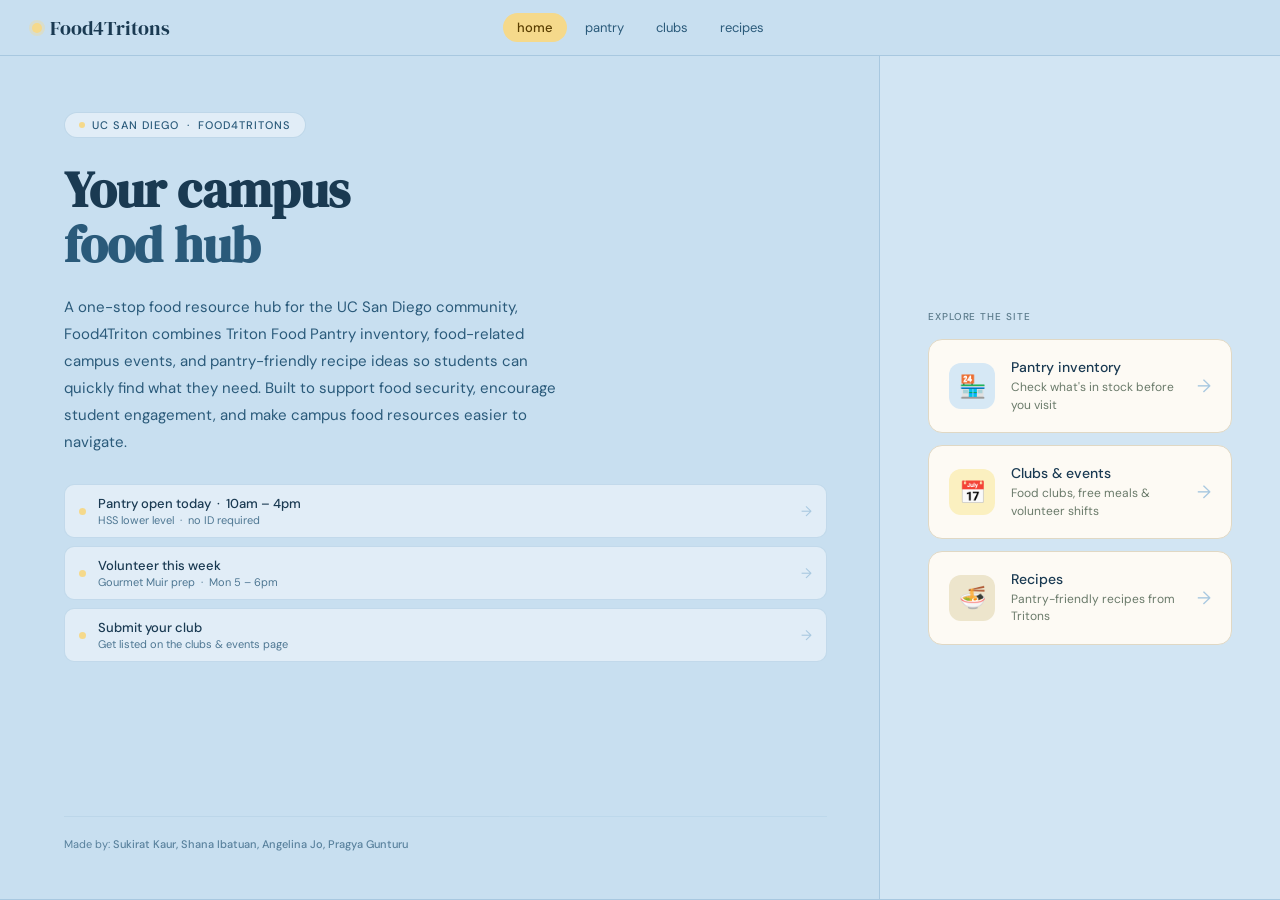
<file: index.html>
<!DOCTYPE html>
<html lang="en">
<head>
  <meta charset="UTF-8" />
  <meta name="viewport" content="width=device-width, initial-scale=1.0" />
  <title>Triton Food — Home</title>
  <link href="https://fonts.googleapis.com/css2?family=DM+Serif+Display&family=DM+Sans:wght@300;400;500&display=swap" rel="stylesheet" />
  <link rel="stylesheet" href="styles.css" />
</head>
<body>

<nav>
  <a class="nav-logo" href="index.html">
    <div class="logo-dot"></div>
    Food4Tritons
  </a>
  <div class="nav-links">
    <a href="index.html" class="active">home</a>
    <a href="pantry.html">pantry</a>
    <a href="clubs.html">clubs</a>
    <a href="recipes.html">recipes</a>
  </div>
</nav>

<section class="hero">

  <div class="hero-left">
    <div class="hero-left-content">
      <div class="eyebrow">
        <div class="eyebrow-dot"></div>
        UC San Diego &nbsp;·&nbsp; Food4Tritons
      </div>

      <h1>Your campus<br><span>food hub</span></h1>

      <p class="intro">
        A one-stop food resource hub for the UC San Diego community, Food4Triton combines
        Triton Food Pantry inventory, food-related campus events, and pantry-friendly recipe
        ideas so students can quickly find what they need. Built to support food security,
        encourage student engagement, and make campus food resources easier to navigate.
      </p>

      <div class="quick-links">
        <a class="quick-link-item" href="pantry.html">
          <div class="ql-dot"></div>
          <div class="ql-body">
            <div class="ql-title">Pantry open today &nbsp;&middot;&nbsp; 10am – 4pm</div>
            <div class="ql-sub">HSS lower level &nbsp;&middot;&nbsp; no ID required</div>
          </div>
          <div class="ql-arrow">→</div>
        </a>
        <a class="quick-link-item" href="clubs.html">
          <div class="ql-dot"></div>
          <div class="ql-body">
            <div class="ql-title">Volunteer this week</div>
            <div class="ql-sub">Gourmet Muir prep &nbsp;&middot;&nbsp; Mon 5 – 6pm</div>
          </div>
          <div class="ql-arrow">→</div>
        </a>
        <a class="quick-link-item" href="https://forms.gle/GgepQxWbeuUnHzni9" target="_blank" rel="noopener">
          <div class="ql-dot"></div>
          <div class="ql-body">
            <div class="ql-title">Submit your club</div>
            <div class="ql-sub">Get listed on the clubs &amp; events page</div>
          </div>
          <div class="ql-arrow">→</div>
        </a>
      </div>
    </div>

    <div class="credits">
      Made by: <span>Sukirat Kaur, Shana Ibatuan, Angelina Jo, Pragya Gunturu</span>
    </div>
  </div>

  <div class="hero-right">
    <div class="right-label">Explore the site</div>
    <div class="section-cards">

      <a class="section-card" href="pantry.html">
        <div class="sc-icon" style="background:#D6E8F5;">🏪</div>
        <div class="sc-body">
          <div class="sc-title">Pantry inventory</div>
          <div class="sc-desc">Check what's in stock before you visit</div>
        </div>
        <div class="sc-arrow">→</div>
      </a>

      <a class="section-card" href="clubs.html">
        <div class="sc-icon" style="background:#FBF0C0;">📅</div>
        <div class="sc-body">
          <div class="sc-title">Clubs &amp; events</div>
          <div class="sc-desc">Food clubs, free meals &amp; volunteer shifts</div>
        </div>
        <div class="sc-arrow">→</div>
      </a>

      <a class="section-card" href="recipes.html">
        <div class="sc-icon" style="background:#EDE5CC;">🍜</div>
        <div class="sc-body">
          <div class="sc-title">Recipes</div>
          <div class="sc-desc">Pantry-friendly recipes from Tritons</div>
        </div>
        <div class="sc-arrow">→</div>
      </a>

    </div>
  </div>

</section>

</body>
</html>
</file>
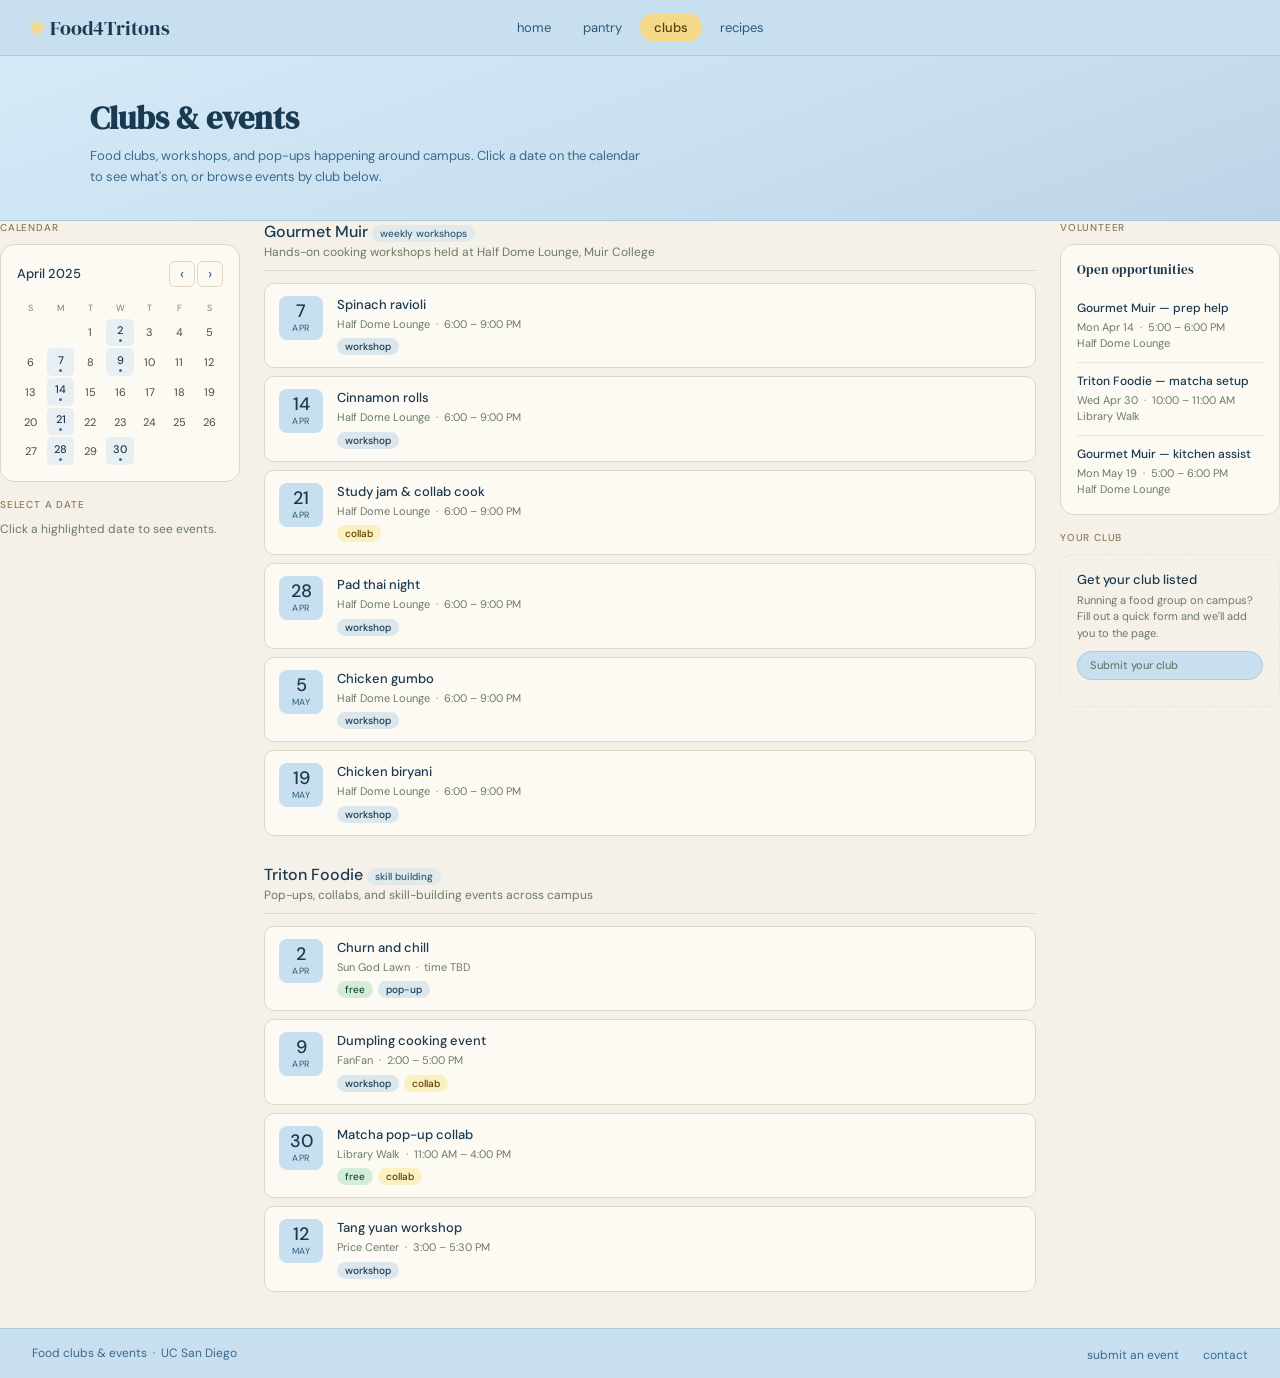
<file: clubs.html>
<!DOCTYPE html>
<html lang="en">
<head>
  <meta charset="UTF-8" />
  <meta name="viewport" content="width=device-width, initial-scale=1.0" />
  <title>Triton Food — Clubs &amp; Events</title>
  <link href="https://fonts.googleapis.com/css2?family=DM+Serif+Display&family=DM+Sans:wght@300;400;500&display=swap" rel="stylesheet" />
  <link rel="stylesheet" href="styles.css" />
</head>
<body>

<nav>
  <a class="nav-logo" href="index.html">
    <div class="logo-dot"></div>
    Food4Tritons
  </a>
  <div class="nav-links">
    <a href="index.html">home</a>
    <a href="pantry.html">pantry</a>
    <a href="clubs.html" class="active">clubs</a>
    <a href="recipes.html">recipes</a>
  </div>
</nav>

<div class="page-hero">
  <div class="page-hero-inner">
    <h2>Clubs &amp; events</h2>
    <p>Food clubs, workshops, and pop-ups happening around campus. Click a date on the calendar to see what's on, or browse events by club below.</p>
  </div>
</div>

<div class="clubs-page-body">
  <div class="page-grid">

    <!-- LEFT: CALENDAR -->
    <div>
      <div class="sec-label">Calendar</div>
      <div class="cal-card">
        <div class="cal-top">
          <span id="cal-month-label"></span>
          <div class="cal-nav">
            <button id="prev-btn">&#8249;</button>
            <button id="next-btn">&#8250;</button>
          </div>
        </div>
        <div class="cal-grid-wrap" id="cal-grid"></div>
      </div>
      <div class="events-panel">
        <div class="sec-label" id="ev-label">Select a date</div>
        <div id="ev-list">
          <div style="font-size:12px; color:var(--muted);">Click a highlighted date to see events.</div>
        </div>
      </div>
    </div>

    <!-- MIDDLE: EVENTS BY CLUB -->
    <div>

      <div class="club-section">
        <div class="club-header">
          <div>
            <div class="club-header-name">Gourmet Muir <span class="club-header-tag">weekly workshops</span></div>
            <div class="club-header-desc">Hands-on cooking workshops held at Half Dome Lounge, Muir College</div>
          </div>
        </div>

        <div class="event-row">
          <div class="event-date-block"><div class="event-date-day">7</div><div class="event-date-mon">Apr</div></div>
          <div class="event-info">
            <div class="event-title">Spinach ravioli</div>
            <div class="event-detail">Half Dome Lounge &nbsp;&middot;&nbsp; 6:00 – 9:00 PM</div>
            <div class="event-badges"><span class="badge badge-blue">workshop</span></div>
          </div>
        </div>

        <div class="event-row">
          <div class="event-date-block"><div class="event-date-day">14</div><div class="event-date-mon">Apr</div></div>
          <div class="event-info">
            <div class="event-title">Cinnamon rolls</div>
            <div class="event-detail">Half Dome Lounge &nbsp;&middot;&nbsp; 6:00 – 9:00 PM</div>
            <div class="event-badges"><span class="badge badge-blue">workshop</span></div>
          </div>
        </div>

        <div class="event-row">
          <div class="event-date-block"><div class="event-date-day">21</div><div class="event-date-mon">Apr</div></div>
          <div class="event-info">
            <div class="event-title">Study jam &amp; collab cook</div>
            <div class="event-detail">Half Dome Lounge &nbsp;&middot;&nbsp; 6:00 – 9:00 PM</div>
            <div class="event-badges"><span class="badge badge-yellow">collab</span></div>
          </div>
        </div>

        <div class="event-row">
          <div class="event-date-block"><div class="event-date-day">28</div><div class="event-date-mon">Apr</div></div>
          <div class="event-info">
            <div class="event-title">Pad thai night</div>
            <div class="event-detail">Half Dome Lounge &nbsp;&middot;&nbsp; 6:00 – 9:00 PM</div>
            <div class="event-badges"><span class="badge badge-blue">workshop</span></div>
          </div>
        </div>

        <div class="event-row">
          <div class="event-date-block"><div class="event-date-day">5</div><div class="event-date-mon">May</div></div>
          <div class="event-info">
            <div class="event-title">Chicken gumbo</div>
            <div class="event-detail">Half Dome Lounge &nbsp;&middot;&nbsp; 6:00 – 9:00 PM</div>
            <div class="event-badges"><span class="badge badge-blue">workshop</span></div>
          </div>
        </div>

        <div class="event-row">
          <div class="event-date-block"><div class="event-date-day">19</div><div class="event-date-mon">May</div></div>
          <div class="event-info">
            <div class="event-title">Chicken biryani</div>
            <div class="event-detail">Half Dome Lounge &nbsp;&middot;&nbsp; 6:00 – 9:00 PM</div>
            <div class="event-badges"><span class="badge badge-blue">workshop</span></div>
          </div>
        </div>
      </div>

      <div class="club-section">
        <div class="club-header">
          <div>
            <div class="club-header-name">Triton Foodie <span class="club-header-tag">skill building</span></div>
            <div class="club-header-desc">Pop-ups, collabs, and skill-building events across campus</div>
          </div>
        </div>

        <div class="event-row">
          <div class="event-date-block"><div class="event-date-day">2</div><div class="event-date-mon">Apr</div></div>
          <div class="event-info">
            <div class="event-title">Churn and chill</div>
            <div class="event-detail">Sun God Lawn &nbsp;&middot;&nbsp; time TBD</div>
            <div class="event-badges"><span class="badge badge-green">free</span><span class="badge badge-blue">pop-up</span></div>
          </div>
        </div>

        <div class="event-row">
          <div class="event-date-block"><div class="event-date-day">9</div><div class="event-date-mon">Apr</div></div>
          <div class="event-info">
            <div class="event-title">Dumpling cooking event</div>
            <div class="event-detail">FanFan &nbsp;&middot;&nbsp; 2:00 – 5:00 PM</div>
            <div class="event-badges"><span class="badge badge-blue">workshop</span><span class="badge badge-yellow">collab</span></div>
          </div>
        </div>

        <div class="event-row">
          <div class="event-date-block"><div class="event-date-day">30</div><div class="event-date-mon">Apr</div></div>
          <div class="event-info">
            <div class="event-title">Matcha pop-up collab</div>
            <div class="event-detail">Library Walk &nbsp;&middot;&nbsp; 11:00 AM – 4:00 PM</div>
            <div class="event-badges"><span class="badge badge-green">free</span><span class="badge badge-yellow">collab</span></div>
          </div>
        </div>

        <div class="event-row">
          <div class="event-date-block"><div class="event-date-day">12</div><div class="event-date-mon">May</div></div>
          <div class="event-info">
            <div class="event-title">Tang yuan workshop</div>
            <div class="event-detail">Price Center &nbsp;&middot;&nbsp; 3:00 – 5:30 PM</div>
            <div class="event-badges"><span class="badge badge-blue">workshop</span></div>
          </div>
        </div>
      </div>

    </div>

    <!-- RIGHT: VOLUNTEER + SUBMIT -->
    <div class="right-col">
      <div>
        <div class="sec-label">Volunteer</div>
        <div class="vol-card">
          <h3>Open opportunities</h3>
          <div class="vol-item">
            <div class="vol-title">Gourmet Muir — prep help</div>
            <div class="vol-meta">Mon Apr 14 &nbsp;&middot;&nbsp; 5:00 – 6:00 PM<br>Half Dome Lounge</div>
          </div>
          <div class="vol-item">
            <div class="vol-title">Triton Foodie — matcha setup</div>
            <div class="vol-meta">Wed Apr 30 &nbsp;&middot;&nbsp; 10:00 – 11:00 AM<br>Library Walk</div>
          </div>
          <div class="vol-item">
            <div class="vol-title">Gourmet Muir — kitchen assist</div>
            <div class="vol-meta">Mon May 19 &nbsp;&middot;&nbsp; 5:00 – 6:00 PM<br>Half Dome Lounge</div>
          </div>
        </div>
      </div>

      <div>
        <div class="sec-label">Your club</div>
        <a class="submit-card" href="https://forms.gle/GgepQxWbeuUnHzni9" target="_blank" rel="noopener">
          <p>Get your club listed</p>
          <span>Running a food group on campus? Fill out a quick form and we'll add you to the page.</span>
          <span class="submit-btn">Submit your club</span>
        </a>
      </div>
    </div>

  </div>
</div>

<footer>
  <span>Food clubs &amp; events &nbsp;&middot;&nbsp; UC San Diego</span>
  <div>
    <a href="https://forms.gle/GgepQxWbeuUnHzni9" target="_blank" rel="noopener">submit an event</a>
    <a href="#">contact</a>
  </div>
</footer>

<script src="clubs.js"></script>
</body>
</html>
</file>
<file: styles.css>
*, *::before, *::after { box-sizing: border-box; margin: 0; padding: 0; }

:root {
  --blue:         #C8DFF0;
  --blue-mid:     #A8C8E0;
  --blue-mid-dark:#accdfb;
  --blue-dark:    #2a5a7a;
  --blue-deep:    #1a3a52;
  --yellow:       #F5D98B;
  --yellow-dk:    #5a3e00;
  --beige:        #F5F0E8;
  --beige-md:     #EDE5CC;
  --card-bg:      #FDFAF4;
  --border:       #E0D8C4;
  --text:         #1a2a1a;
  --muted:        #6a7a6a;
  --radius:       14px;
  --font-display: 'DM Serif Display', serif;
  --font-body:    'DM Sans', sans-serif;
}

body {
  font-family: var(--font-body);
  background: var(--beige);
  color: var(--blue-deep);
  min-height: 100vh;
}

h1, h2, h3, .display-font {
  font-family: var(--font-display);
  color: var(--blue-deep);
}

/* ── NAV ─────────────────────────────────────────────────── */
nav {
  background: var(--blue);
  border-bottom: 1px solid var(--blue-mid);
  padding: 0 32px;
  height: 56px;
  display: flex;
  align-items: center;
  justify-content: center;
  position: sticky;
  top: 0;
  z-index: 100;
}

.nav-logo {
  font-family: var(--font-display);
  font-size: 20px;
  color: var(--blue-deep);
  display: flex;
  align-items: center;
  gap: 8px;
  text-decoration: none;
  position: absolute;
  left: 32px;
}

.logo-dot {
  width: 10px;
  height: 10px;
  border-radius: 50%;
  background: var(--yellow);
  box-shadow: 0 0 0 3px rgba(245, 217, 139, 0.35);
}

.nav-links { display: flex; gap: 4px; }

.nav-links a {
  font-size: 13px;
  color: var(--blue-dark);
  padding: 6px 14px;
  border-radius: 999px;
  text-decoration: none;
  transition: background 0.15s;
}

.nav-links a:hover { background: rgba(255, 255, 255, 0.4); }
.nav-links a.active { background: var(--yellow); color: var(--yellow-dk); font-weight: 500; }

/* ── PAGE HERO (interior pages) ──────────────────────────── */
.page-hero {
  background: linear-gradient(160deg, #d6eaf7 0%, var(--blue) 60%, #bdd4e8 100%);
  border-bottom: 1px solid var(--blue-mid);
  padding: 40px 32px 32px;
}

.page-hero-inner { max-width: 1100px; margin: 0 auto; }

.page-hero h2 {
  font-family: var(--font-display);
  font-size: 32px;
  color: var(--blue-deep);
  margin-bottom: 6px;
}

.page-hero p {
  font-size: 13px;
  color: #3a6a8a;
  line-height: 1.6;
  max-width: 560px;
}

/* ── PAGE BODY ───────────────────────────────────────────── */
.page-body { max-width: 1100px; margin: 0 auto; padding: 28px 32px 48px; }

/* ── BADGES ──────────────────────────────────────────────── */
.badge {
  font-size: 10px;
  padding: 2px 8px;
  border-radius: 999px;
  font-weight: 500;
  display: inline-block;
}
.badge-blue   { background: rgba(168, 200, 224, 0.4); color: var(--blue-deep); }
.badge-yellow { background: #FBF0C0; color: var(--yellow-dk); }
.badge-green  { background: #d4edda; color: #1a4a2a; }
.badge-critical { background: #fee2e2; color: #991b1b; }

/* ── FOOTER ──────────────────────────────────────────────── */
footer {
  background: var(--blue);
  border-top: 1px solid var(--blue-mid);
  padding: 14px 32px;
  display: flex;
  justify-content: space-between;
  align-items: center;
  margin-top: 8px;
}

footer span { font-size: 12px; color: #3a6a8a; }

footer a {
  font-size: 12px;
  color: #3a6a8a;
  text-decoration: none;
  margin-left: 20px;
}

footer a:hover { color: var(--blue-deep); }

/* ── ANIMATIONS ──────────────────────────────────────────── */
@keyframes fadeUp {
  from { opacity: 0; transform: translateY(12px); }
  to   { opacity: 1; transform: translateY(0); }
}

.page-hero-inner { animation: fadeUp 0.4s ease both; }
.page-body       { animation: fadeUp 0.4s 0.07s ease both; }


/* ============================================================
   INDEX PAGE
   ============================================================ */

/* Hero split layout */
.hero {
  background: var(--blue);
  border-bottom: 1px solid var(--blue-mid);
  min-height: calc(100vh - 56px);
  display: flex;
  align-items: stretch;
}

.hero-left {
  flex: 1;
  padding: 56px 52px 48px 64px;
  display: flex;
  flex-direction: column;
  justify-content: space-between;
  border-right: 1px solid var(--blue-mid);
  animation: fadeUp 0.45s ease both;
}

.hero-left-content { display: flex; flex-direction: column; flex: 1; }

.hero-right {
  width: 400px;
  flex-shrink: 0;
  padding: 64px 48px;
  display: flex;
  flex-direction: column;
  justify-content: center;
  background: rgba(255, 255, 255, 0.18);
  animation: fadeUp 0.45s 0.1s ease both;
}

/* Eyebrow */
.eyebrow {
  display: inline-flex;
  align-items: center;
  gap: 7px;
  font-size: 11px;
  font-weight: 500;
  letter-spacing: 0.09em;
  text-transform: uppercase;
  color: var(--blue-dark);
  background: rgba(255, 255, 255, 0.45);
  border: 1px solid rgba(168, 200, 224, 0.6);
  padding: 5px 14px;
  border-radius: 999px;
  margin-bottom: 24px;
  width: fit-content;
}

.eyebrow-dot { width: 6px; height: 6px; border-radius: 50%; background: var(--yellow); flex-shrink: 0; }

h1 {
  font-family: var(--font-display);
  font-size: 50px;
  color: var(--blue-deep);
  line-height: 1.1;
  margin-bottom: 22px;
}

h1 span { color: var(--blue-dark); }

.intro {
  font-size: 15px;
  color: var(--blue-dark);
  line-height: 1.8;
  max-width: 500px;
  margin-bottom: 28px;
}

/* Quick links */
.quick-links { display: flex; flex-direction: column; gap: 8px; margin-bottom: 32px; }

.quick-link-item {
  display: flex;
  align-items: center;
  gap: 12px;
  background: rgba(255, 255, 255, 0.45);
  border: 1px solid rgba(168, 200, 224, 0.55);
  border-radius: 10px;
  padding: 10px 14px;
  text-decoration: none;
  transition: background 0.15s, border-color 0.15s;
  cursor: pointer;
}

.quick-link-item:hover {
  background: rgba(255, 255, 255, 0.65);
  border-color: rgba(168, 200, 224, 0.9);
}

.ql-dot { width: 7px; height: 7px; border-radius: 50%; background: var(--yellow); flex-shrink: 0; }
.ql-body { flex: 1; }
.ql-title { font-size: 13px; font-weight: 500; color: var(--blue-deep); margin-bottom: 1px; }
.ql-sub   { font-size: 11px; color: var(--blue-dark); opacity: 0.8; }
.ql-arrow { font-size: 14px; color: var(--blue-mid); flex-shrink: 0; }

/* Credits */
.credits {
  font-size: 11px;
  color: var(--blue-dark);
  opacity: 0.7;
  padding-top: 20px;
  border-top: 1px solid rgba(168, 200, 224, 0.5);
}

.credits span { font-weight: 500; }

/* Right panel */
.right-label {
  font-size: 10px;
  font-weight: 500;
  letter-spacing: 0.09em;
  text-transform: uppercase;
  color: #5a7a8a;
  margin-bottom: 16px;
}

.section-cards { display: flex; flex-direction: column; gap: 12px; }

.section-card {
  background: var(--card-bg);
  border: 1px solid var(--border);
  border-radius: var(--radius);
  padding: 18px 20px;
  text-decoration: none;
  display: flex;
  align-items: center;
  gap: 16px;
  transition: transform 0.15s, border-color 0.15s;
}

.section-card:hover { transform: translateX(4px); border-color: var(--blue-mid); }

.sc-icon {
  width: 46px; height: 46px;
  border-radius: 12px;
  display: flex; align-items: center; justify-content: center;
  font-size: 22px; flex-shrink: 0;
}

.sc-body { flex: 1; }
.sc-title { font-size: 14px; font-weight: 500; color: var(--blue-deep); margin-bottom: 3px; }
.sc-desc  { font-size: 12px; color: var(--muted); line-height: 1.45; }
.sc-arrow { font-size: 18px; color: var(--blue-mid); flex-shrink: 0; }


/* ============================================================
   PANTRY PAGE
   ============================================================ */

.pantry-hero {
  background: linear-gradient(160deg, #d6eaf7 0%, var(--blue) 60%, #bdd4e8 100%);
  border-bottom: 1px solid var(--blue-mid);
  padding: 40px 32px 32px;
}

.hero-text h2 { font-family: var(--font-display); font-size: 34px; color: var(--blue-deep); margin-bottom: 6px; }
.hero-text p  { font-size: 13px; color: #3a6a8a; }

/* Filter row */
.filter-row { display: flex; gap: 6px; margin-bottom: 22px; flex-wrap: wrap; align-items: center; }
.filter-label { font-size: 11px; color: var(--muted); margin-right: 4px; text-transform: uppercase; letter-spacing: 0.06em; }

.filter-btn {
  font-size: 12px; padding: 6px 16px; border-radius: 999px;
  border: 1px solid var(--blue-mid); background: rgba(200, 223, 240, 0.18);
  color: var(--blue-dark); cursor: pointer; transition: all 0.15s;
  font-family: var(--font-body);
  display: inline-flex; align-items: center; gap: 5px;
}

.filter-btn:hover { background: rgba(200, 223, 240, 0.45); }
.filter-btn.on    { background: var(--yellow); color: var(--yellow-dk); border-color: #e0c060; font-weight: 500; }
.filter-count     { font-size: 10px; background: rgba(0, 0, 0, 0.08); border-radius: 999px; padding: 1px 6px; }
.filter-btn.on .filter-count { background: rgba(90, 62, 0, 0.12); }

/* Main grid */
.main-grid { display: grid; grid-template-columns: 1fr 290px; gap: 20px; align-items: start; }

.category-section { margin-bottom: 20px; }

.cat-header {
  display: flex; align-items: center; gap: 12px;
  margin-bottom: 10px; padding-bottom: 10px;
  border-bottom: 2px solid var(--beige-md);
}

.cat-thumb { width: 40px; height: 40px; border-radius: 8px; object-fit: cover; flex-shrink: 0; border: 1px solid var(--border); }
.cat-title { font-family: var(--font-display); font-size: 18px; color: var(--blue-deep); }
.cat-count { font-size: 11px; color: var(--muted); margin-left: auto; }

.item-grid { display: grid; grid-template-columns: repeat(auto-fill, minmax(200px, 1fr)); gap: 8px; }

.item-card {
  background: var(--card-bg); border: 1px solid var(--border);
  border-radius: 10px; padding: 12px 14px;
  transition: box-shadow 0.15s, transform 0.15s;
}

.item-card:hover { box-shadow: 0 3px 12px rgba(0, 0, 0, 0.07); transform: translateY(-1px); }
.item-name   { font-size: 12px; color: #3a3a2a; font-weight: 500; margin-bottom: 6px; line-height: 1.35; min-height: 32px; }
.item-meta   { font-size: 10px; color: var(--muted); margin-bottom: 8px; }
.item-footer { display: flex; align-items: center; justify-content: space-between; }
.item-source { font-size: 10px; color: #8a9a8a; }
.dot         { width: 6px; height: 6px; border-radius: 50%; display: inline-block; }

/* Sidebar */
.side-stack  { display: flex; flex-direction: column; gap: 14px; position: sticky; top: 74px; }
.side-card   { background: var(--card-bg); border: 1px solid var(--border); border-radius: var(--radius); padding: 18px; }

.side-card h3 {
  font-size: 13px; font-weight: 500; color: var(--blue-deep);
  margin-bottom: 4px; display: flex; align-items: center; gap: 6px;
}

.side-card .loc-addr { font-size: 11px; color: var(--muted); margin-bottom: 12px; line-height: 1.5; }

.hours-row {
  display: flex; justify-content: space-between;
  font-size: 12px; padding: 5px 0;
  border-bottom: 1px solid #EDE8DC;
}

.hours-row:last-of-type { border-bottom: none; }
.hours-row span:first-child { color: var(--muted); }
.hours-row span:last-child  { color: #3a3a2a; font-weight: 500; }

.hours-row.today { background: #f8f4e8; margin: 0 -18px; padding: 5px 18px; }
.hours-row.today span:first-child { color: var(--blue-dark); font-weight: 500; }

.info-card {
  background: rgba(200, 223, 240, 0.22); border: 1px solid var(--blue-mid);
  border-radius: var(--radius); padding: 16px;
}

.info-card h3  { font-size: 13px; font-weight: 500; color: var(--blue-deep); margin-bottom: 7px; }
.info-card p   { font-size: 12px; color: #3a6a8a; line-height: 1.65; margin-bottom: 10px; }
.info-link     { font-size: 12px; color: var(--blue-dark); font-weight: 500; text-decoration: none; }
.info-link:hover { text-decoration: underline; }

.notice-card {
  background: #FBF6E8; border: 1px solid #e8d898; border-radius: var(--radius);
  padding: 14px 16px; font-size: 12px; color: #5a4a10; line-height: 1.6;
}

.notice-card strong { font-weight: 500; color: #4a3a08; }

@media (max-width: 700px) {
  .main-grid  { grid-template-columns: 1fr; }
  .side-stack { position: static; }
  .page-body  { padding: 20px 16px; }
}


/* ============================================================
   CLUBS PAGE
   ============================================================ */

/* Three-column layout */
.page-grid {
  display: grid;
  grid-template-columns: 240px 1fr 220px;
  gap: 24px;
  align-items: start;
}

.sec-label {
  font-size: 10px; font-weight: 500; letter-spacing: 0.08em;
  text-transform: uppercase; color: #8a7a5a; margin-bottom: 10px;
}

/* Calendar */
.cal-card { background: var(--card-bg); border: 1px solid var(--border); border-radius: var(--radius); padding: 16px; }
.cal-top  { display: flex; justify-content: space-between; align-items: center; margin-bottom: 12px; }
.cal-top span { font-size: 13px; font-weight: 500; color: var(--blue-deep); }
.cal-nav  { display: flex; gap: 2px; }

.cal-nav button {
  width: 26px; height: 26px; border-radius: 6px; border: 1px solid var(--border);
  background: none; color: var(--blue-dark); font-size: 15px; cursor: pointer;
  display: flex; align-items: center; justify-content: center;
  font-family: var(--font-body);
}

.cal-nav button:hover { background: var(--blue); }
.cal-grid-wrap { display: grid; grid-template-columns: repeat(7, 1fr); gap: 2px; }
.cal-dh        { font-size: 9px; color: #8a7a5a; text-align: center; padding: 3px 0; }

.cal-cell {
  aspect-ratio: 1; display: flex; flex-direction: column;
  align-items: center; justify-content: center;
  font-size: 11px; color: #4a4a3a; border-radius: 5px; cursor: default;
}

.cal-cell.ev    { background: rgba(200, 223, 240, 0.4); color: var(--blue-deep); font-weight: 500; cursor: pointer; transition: background 0.12s; }
.cal-cell.ev:hover { background: rgba(200, 223, 240, 0.75); }
.cal-cell.today { background: var(--yellow); color: var(--yellow-dk); font-weight: 500; cursor: pointer; }
.cal-cell.sel   { background: #7ab8d8; color: #fff; font-weight: 500; }
.ev-dot         { width: 3px; height: 3px; border-radius: 50%; background: #3a6aaa; margin-top: 2px; }

/* Events panel */
.events-panel { margin-top: 16px; }

.ev-item {
  padding: 9px 11px; border-left: 3px solid #7ab8d8;
  background: rgba(200, 223, 240, 0.18); border-radius: 0 9px 9px 0; margin-bottom: 7px;
}

.ev-name { font-size: 12px; font-weight: 500; color: var(--blue-deep); }
.ev-meta { font-size: 10px; color: #5a7a8a; margin-top: 2px; }

/* Club event lists */
.club-section { margin-bottom: 28px; }

.club-header {
  display: flex; align-items: center; gap: 10px; margin-bottom: 12px;
  padding-bottom: 10px; border-bottom: 1px solid var(--border);
}

.club-header-name { font-size: 16px; font-weight: 500; color: var(--blue-deep); }

.club-header-tag {
  font-size: 10px; padding: 2px 8px; border-radius: 999px;
  font-weight: 500; background: rgba(200, 223, 240, 0.45); color: var(--blue-dark);
}

.club-header-desc { font-size: 12px; color: var(--muted); margin-top: 2px; }

.event-row {
  display: flex; gap: 14px; align-items: flex-start;
  padding: 12px 14px; background: var(--card-bg);
  border: 1px solid var(--border); border-radius: 10px; margin-bottom: 8px;
  transition: border-color 0.15s;
}

.event-row:hover { border-color: var(--blue-mid); }

.event-date-block {
  min-width: 44px; text-align: center;
  background: var(--blue); border-radius: 8px; padding: 6px 4px; flex-shrink: 0;
}

.event-date-day { font-size: 18px; font-weight: 500; color: var(--blue-deep); line-height: 1; }
.event-date-mon { font-size: 9px; text-transform: uppercase; letter-spacing: 0.06em; color: var(--blue-dark); margin-top: 2px; }
.event-info     { flex: 1; }
.event-title    { font-size: 13px; font-weight: 500; color: var(--blue-deep); margin-bottom: 3px; }
.event-detail   { font-size: 11px; color: var(--muted); line-height: 1.5; }
.event-badges   { display: flex; gap: 5px; margin-top: 6px; flex-wrap: wrap; }

/* Right column */
.right-col { display: flex; flex-direction: column; gap: 16px; }

.vol-card { background: var(--card-bg); border: 1px solid var(--border); border-radius: var(--radius); padding: 16px; }
.vol-card h3 { font-size: 13px; font-weight: 500; color: var(--blue-deep); margin-bottom: 12px; }
.vol-item { padding: 10px 0; border-bottom: 1px solid var(--beige-md); }
.vol-item:last-of-type { border-bottom: none; padding-bottom: 0; }
.vol-title { font-size: 12px; font-weight: 500; color: var(--blue-deep); margin-bottom: 3px; }
.vol-meta  { font-size: 11px; color: var(--muted); line-height: 1.5; }

.submit-card {
  background: var(--beige); border: 1.5px dashed var(--beige-md);
  border-radius: var(--radius); padding: 16px;
  cursor: pointer; transition: border-color 0.15s;
  text-decoration: none; display: block;
}

.submit-card:hover { border-color: var(--blue-mid); }
.submit-card p     { font-size: 13px; font-weight: 500; color: var(--blue-deep); margin-bottom: 4px; }
.submit-card span  { font-size: 11px; color: var(--muted); line-height: 1.5; display: block; margin-bottom: 10px; }

.submit-btn {
  display: inline-block; font-size: 11px; font-weight: 500;
  background: var(--blue); color: var(--blue-deep);
  border: 1px solid var(--blue-mid); padding: 5px 12px;
  border-radius: 999px; text-decoration: none; transition: background 0.15s;
}

.submit-btn:hover { background: var(--blue-mid); }


/* ============================================================
   RECIPES PAGE
   ============================================================ */

/* Recipe cards */
.recipe-card {
  background: var(--card-bg); border: 1px solid var(--border);
  border-radius: var(--radius); overflow: hidden; transition: transform 0.2s ease;
}

.recipe-card:hover { transform: translateY(-5px); }

/* Hero slider */
.slide { display: none; }
.slide.active { display: flex; animation: fadeIn 0.8s ease-in-out; }

@keyframes fadeIn {
  from { opacity: 0; }
  to   { opacity: 1; }
}

/* Recipe filter buttons (Tailwind pages use inline, but keep here for purity) */
.filter-btn.active {
  background: var(--yellow);
  color: var(--yellow-dk);
  border-color: var(--yellow);
}
</file>
